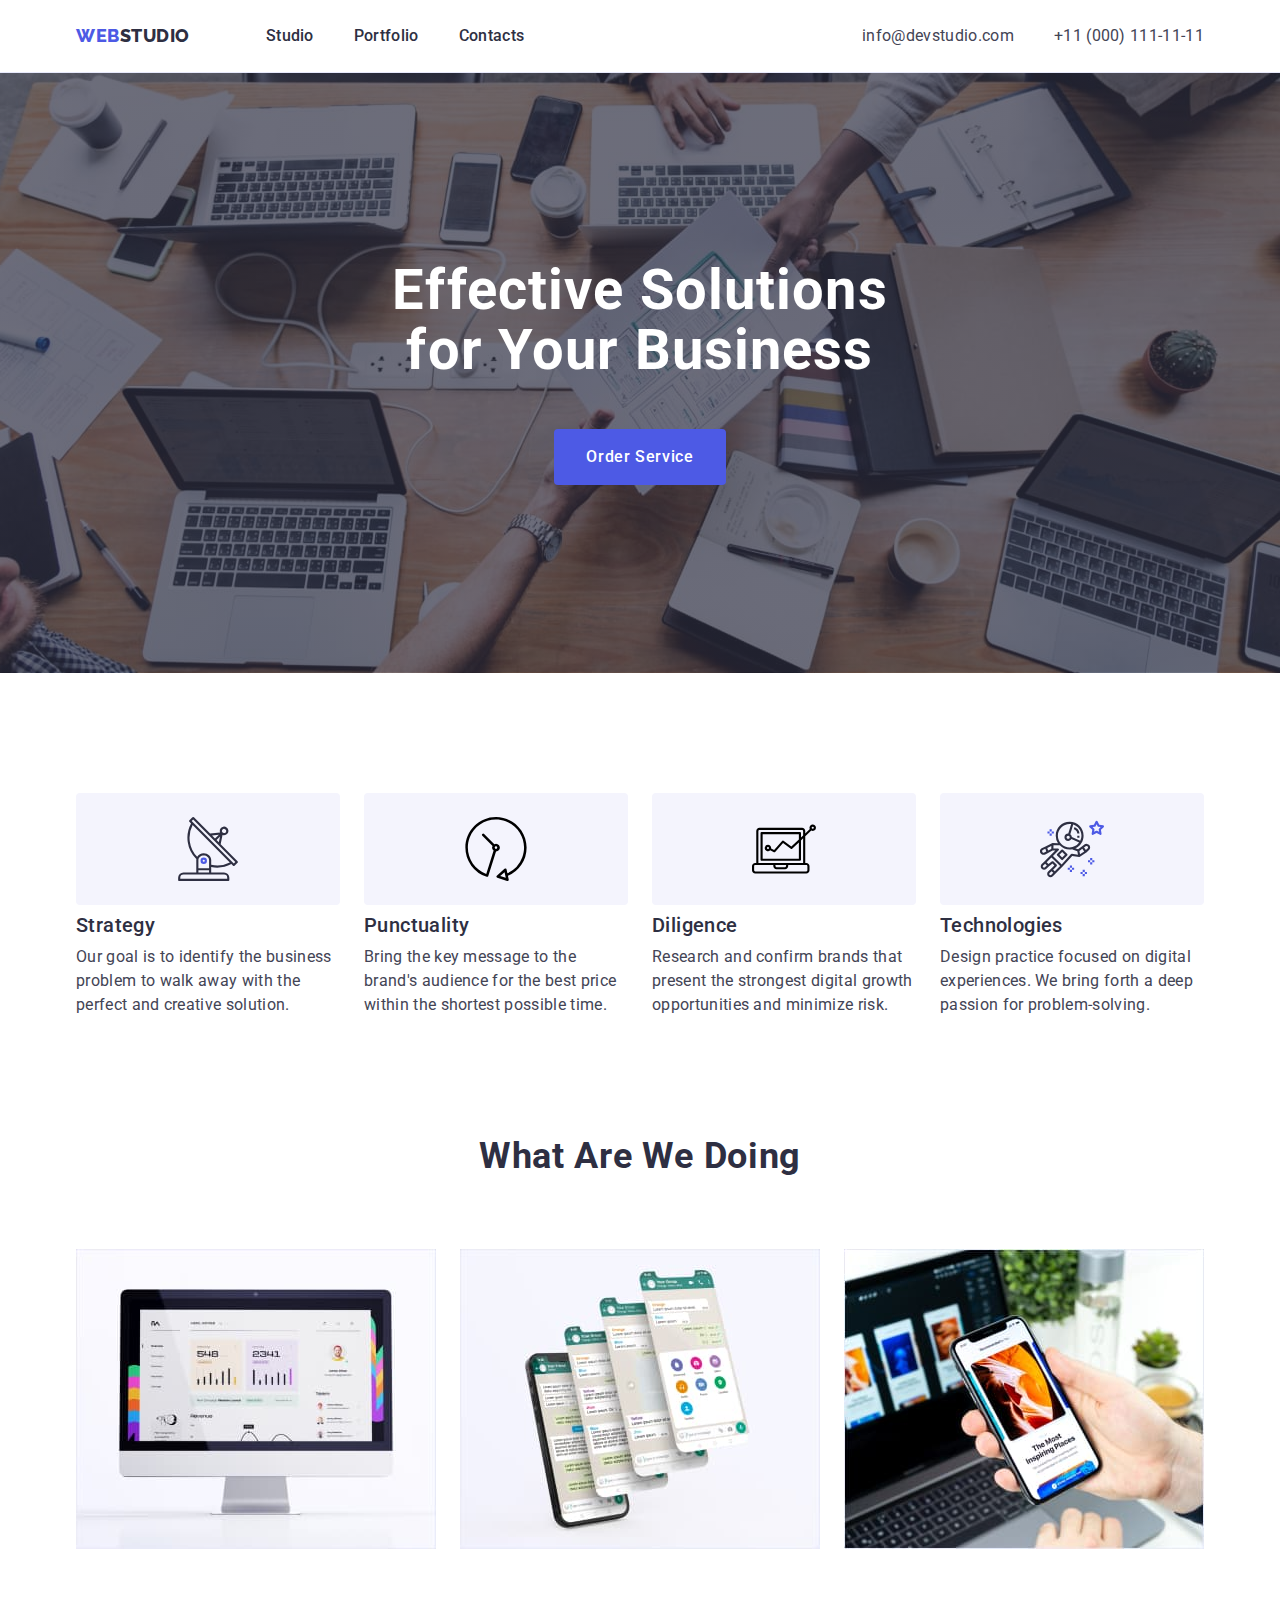
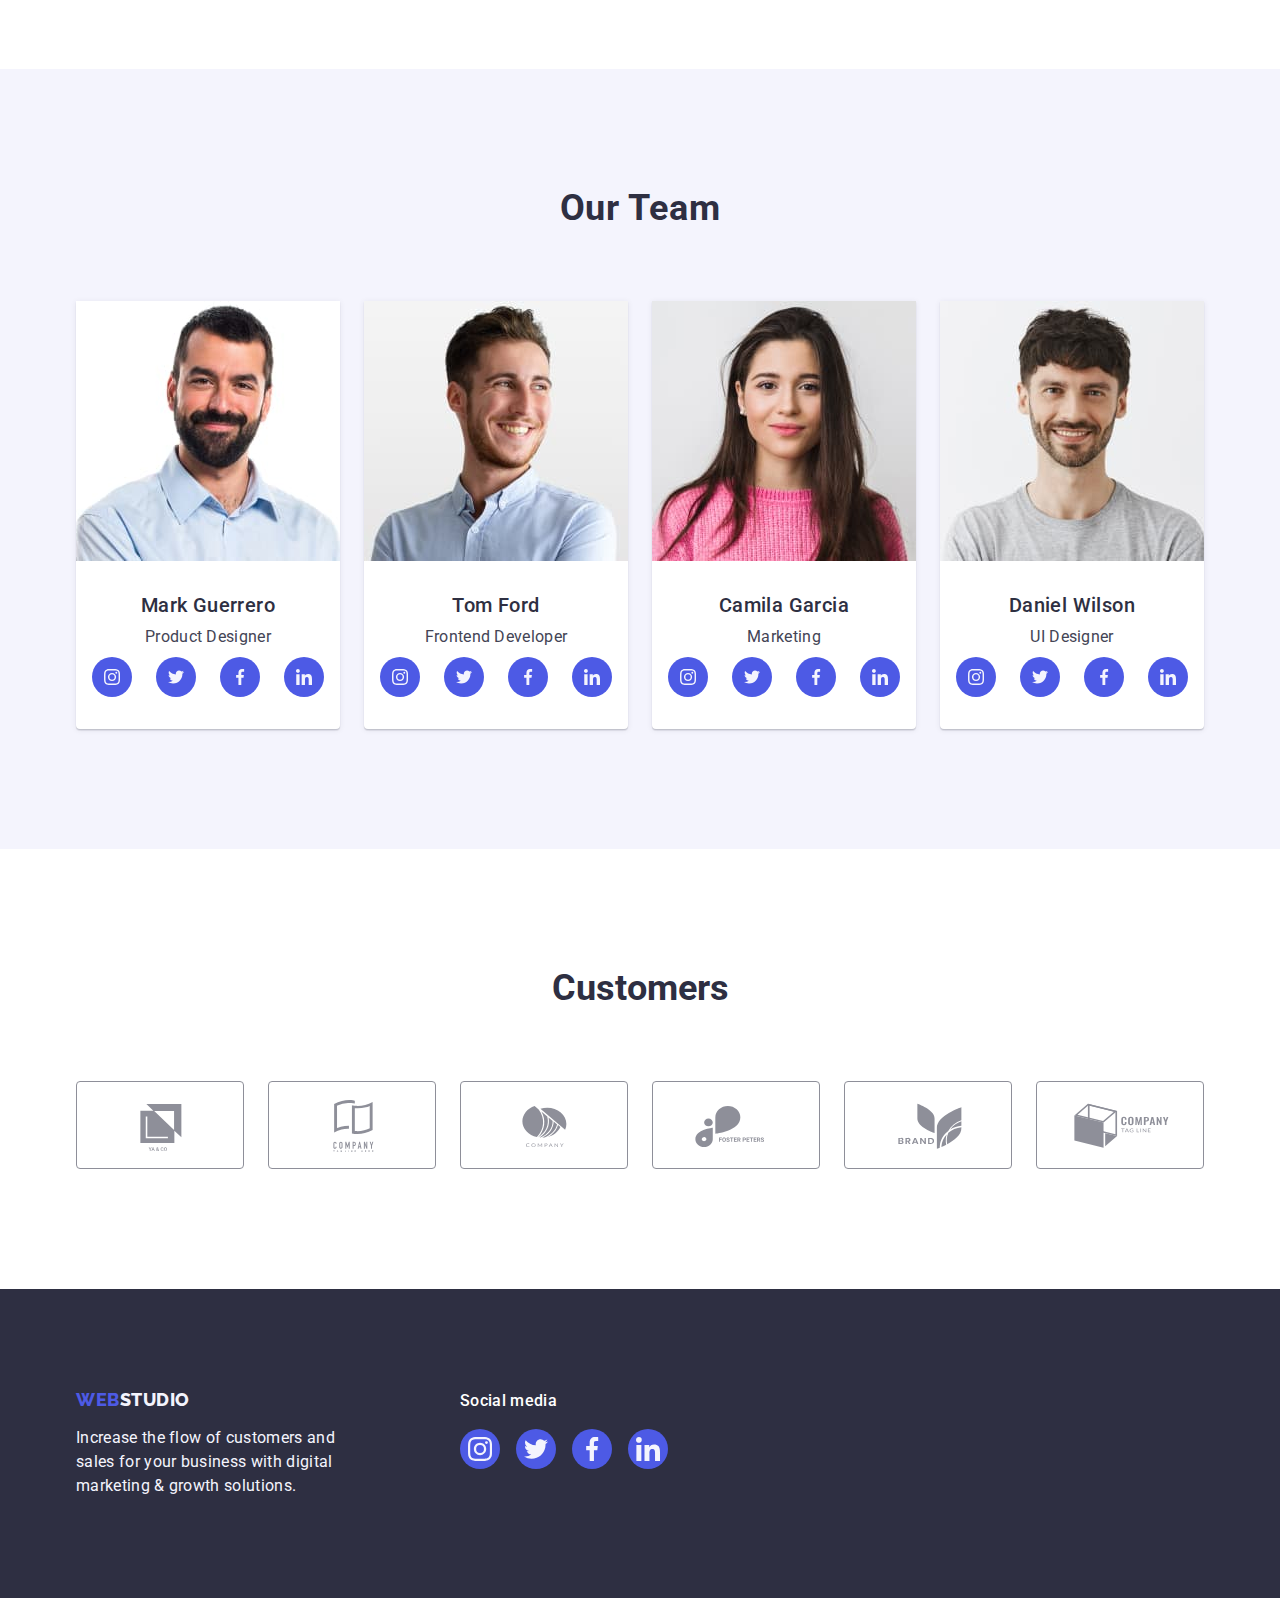
<file: index.html>
<!DOCTYPE html>
<html lang="en">
  <head>
    <meta charset="UTF-8" />
    <meta name="viewport" content="width=device-width, initial-scale=1.0" />
    <title>Document</title>
    <link rel="preconnect" href="https://fonts.googleapis.com" />
    <link rel="preconnect" href="https://fonts.gstatic.com" crossorigin />
    <link
      href="https://fonts.googleapis.com/css2?family=Raleway:wght@800&family=Roboto:wght@400;500;700;900&display=swap"
      rel="stylesheet"
    />
    <link
      rel="stylesheet"
      href="https://cdnjs.cloudflare.com/ajax/libs/modern-normalize/1.0.0/modern-normalize.min.css"
    />
    <link rel="stylesheet" href="./css/styles.css" />
  </head>
  <body>
    <header class="header-backround">
      <div class="container header-container">
        <nav class="section-nav-bar">
          <a href="./index.html" class="logo link logo-nav">
            Web<span class="logo-span">Studio</span></a
          >
          <ul class="list nav-list">
            <li>
              <a href="./index.html" class="font-nav link">Studio</a>
            </li>
            <li>
              <a href="./portfolio.html" class="font-nav link">Portfolio</a>
            </li>
            <li>
              <a href="" class="font-nav link">Contacts</a>
            </li>
          </ul>
        </nav>
        <address class="address">
          <ul class="list address-list">
            <li>
              <a href="mailto:info@devstudio.com" class="font-adress link"
                >info@devstudio.com</a
              >
            </li>
            <li>
              <a href="tel:+110001111111" class="font-adress link"
                >+11 (000) 111-11-11</a
              >
            </li>
          </ul>
        </address>
      </div>
    </header>

    <main>
      <section class="section-one-background">
        <div class="container">
          <h1 class="text-h-one">Effective Solutions for Your Business</h1>
          <button type="button" class="order-service-button">
            Order Service
          </button>
        </div>
      </section>
      <section class="section">
        <div class="container">
          <h2 class="hide-h-two">Features</h2>
          <ul class="list section-two-list">
            <li class="list-items">
              <div class="icons-container">
                <svg class="svgs" width="64" height="64">
                  <use href="./images/icons.svg#icon-antenna-1"></use>
                </svg>
              </div>
              <h3 class="text-h-three text-section-two">Strategy</h3>
              <p class="text text-section-two-info">
                Our goal is to identify the business problem to walk away with
                the perfect and creative solution.
              </p>
            </li>
            <li class="list-items">
              <div class="icons-container">
                <svg class="svgs" width="64" height="64">
                  <use href="./images/icons.svg#icon-clock"></use>
                </svg>
              </div>
              <h3 class="text-h-three text-section-two">Punctuality</h3>
              <p class="text text-section-two-info">
                Bring the key message to the brand's audience for the best price
                within the shortest possible time.
              </p>
            </li>
            <li class="list-items">
              <div class="icons-container">
                <svg class="svgs" width="64" height="64">
                  <use href="./images/icons.svg#icon-computer"></use>
                </svg>
              </div>
              <h3 class="text-h-three text-section-two">Diligence</h3>
              <p class="text text-section-two-info">
                Research and confirm brands that present the strongest digital
                growth opportunities and minimize risk.
              </p>
            </li>
            <li class="list-items">
              <div class="icons-container">
                <svg class="svgs" width="64" height="64">
                  <use href="./images/icons.svg#icon-astronaut-1"></use>
                </svg>
              </div>
              <h3 class="text-h-three text-section-two">Technologies</h3>
              <p class="text text-section-two-info">
                Design practice focused on digital experiences. We bring forth a
                deep passion for problem-solving.
              </p>
            </li>
          </ul>
        </div>
      </section>

      <section class="section-three">
        <div class="container">
          <h2 class="text-h-two text-sesction-three">What are we doing</h2>
          <ul class="list section-three-list">
            <li class="section-three-items">
              <img
                src="./images/imac.jpg"
                width="360"
                height="300"
                alt="old Imac"
              />
            </li>
            <li class="section-three-items">
              <img
                src="./images/whatsapp.jpg"
                width="360"
                height="300"
                alt="phone with whatsapp aplication"
              />
            </li>
            <li class="section-three-items">
              <img
                src="./images/phoneinhand.jpg"
                width="360"
                height="300"
                alt="someone hold phone in hand"
              />
            </li>
          </ul>
        </div>
      </section>
      <section class="section-four-background section">
        <div class="container">
          <h2 class="text-h-two text-section-four">Our Team</h2>
          <ul class="list section-four-list">
            <li class="list-backround">
              <img
                src="./images/imgmarkguerrero.jpg"
                width="264"
                height="260"
                alt="Man with black beard"
              />
              <div class="text-list-ourteam">
                <h3 class="text-h-three-ourteam">Mark Guerrero</h3>
                <p class="text text-ourteam">Product Designer</p>
                <ul class="logos-people">
                  <li class="logos-people-icons">
                    <a class="logos-people-link" href="">
                      <svg class="svgs" width="16" height="16">
                        <use href="./images/icons.svg#icon-instagram"></use>
                      </svg>
                    </a>
                  </li>
                  <li class="logos-people-icons">
                    <a class="logos-people-link" href="">
                      <svg class="svgs" width="16" height="16">
                        <use href="./images/icons.svg#icon-twitter"></use>
                      </svg>
                    </a>
                  </li>
                  <li class="logos-people-icons">
                    <a class="logos-people-link" href="">
                      <svg class="svgs" width="16" height="16">
                        <use href="./images/icons.svg#icon-facebook"></use>
                      </svg>
                    </a>
                  </li>
                  <li class="logos-people-icons">
                    <a class="logos-people-link" href="">
                      <svg class="svgs" width="16" height="16">
                        <use href="./images/icons.svg#icon-linkedin"></use>
                      </svg>
                    </a>
                  </li>
                </ul>
              </div>
            </li>
            <li class="list-backround">
              <img
                src="./images/imgtomford.jpg"
                width="264"
                height="260"
                alt="smailing man in blue shirt"
              />
              <div class="text-list-ourteam">
                <h3 class="text-h-three-ourteam">Tom Ford</h3>
                <p class="text text-ourteam">Frontend Developer</p>
                <ul class="logos-people">
                  <li class="logos-people-icons">
                    <a class="logos-people-link" href="">
                      <svg class="svgs" width="16" height="16">
                        <use href="./images/icons.svg#icon-instagram"></use>
                      </svg>
                    </a>
                  </li>
                  <li class="logos-people-icons">
                    <a class="logos-people-link" href="">
                      <svg class="svgs" width="16" height="16">
                        <use href="./images/icons.svg#icon-twitter"></use>
                      </svg>
                    </a>
                  </li>
                  <li class="logos-people-icons">
                    <a class="logos-people-link" href="">
                      <svg class="svgs" width="16" height="16">
                        <use href="./images/icons.svg#icon-facebook"></use>
                      </svg>
                    </a>
                  </li>
                  <li class="logos-people-icons">
                    <a class="logos-people-link" href="">
                      <svg class="svgs" width="16" height="16">
                        <use href="./images/icons.svg#icon-linkedin"></use>
                      </svg>
                    </a>
                  </li>
                </ul>
              </div>
            </li>
            <li class="list-backround">
              <img
                src="./images/imgcamilagarcia.jpg"
                width="264"
                height="260"
                alt="woman in pink sweater with long straight brown hair"
              />
              <div class="text-list-ourteam">
                <h3 class="text-h-three-ourteam">Camila Garcia</h3>
                <p class="text text-ourteam">Marketing</p>
                <ul class="logos-people">
                  <li class="logos-people-icons">
                    <a class="logos-people-link" href="">
                      <svg class="svgs" width="16" height="16">
                        <use href="./images/icons.svg#icon-instagram"></use>
                      </svg>
                    </a>
                  </li>
                  <li class="logos-people-icons">
                    <a class="logos-people-link" href="">
                      <svg class="svgs" width="16" height="16">
                        <use href="./images/icons.svg#icon-twitter"></use>
                      </svg>
                    </a>
                  </li>
                  <li class="logos-people-icons">
                    <a class="logos-people-link" href="">
                      <svg class="svgs" width="16" height="16">
                        <use href="./images/icons.svg#icon-facebook"></use>
                      </svg>
                    </a>
                  </li>
                  <li class="logos-people-icons">
                    <a class="logos-people-link" href="">
                      <svg class="svgs" width="16" height="16">
                        <use href="./images/icons.svg#icon-linkedin"></use>
                      </svg>
                    </a>
                  </li>
                </ul>
              </div>
            </li>

            <li class="list-backround">
              <img
                src="./images/imgdanielwilson.jpg"
                width="264"
                height="260"
                alt="smailing man with beard in gray t-shirta"
              />
              <div class="text-list-ourteam">
                <h3 class="text-h-three-ourteam">Daniel Wilson</h3>
                <p class="text text-ourteam">UI Designer</p>
                <ul class="logos-people">
                  <li class="logos-people-icons">
                    <a class="logos-people-link" href="">
                      <svg class="svgs" width="16" height="16">
                        <use href="./images/icons.svg#icon-instagram"></use>
                      </svg>
                    </a>
                  </li>
                  <li class="logos-people-icons">
                    <a class="logos-people-link" href="">
                      <svg class="svgs" width="16" height="16">
                        <use href="./images/icons.svg#icon-twitter"></use>
                      </svg>
                    </a>
                  </li>
                  <li class="logos-people-icons">
                    <a class="logos-people-link" href="">
                      <svg class="svgs" width="16" height="16">
                        <use href="./images/icons.svg#icon-facebook"></use>
                      </svg>
                    </a>
                  </li>
                  <li class="logos-people-icons">
                    <a class="logos-people-link" href="">
                      <svg class="svgs" width="16" height="16">
                        <use href="./images/icons.svg#icon-linkedin"></use>
                      </svg>
                    </a>
                  </li>
                </ul>
              </div>
            </li>
          </ul>
        </div>
      </section>
      <section class="customers">
        <div class="container">
          <h2 class="customers-header">Customers</h2>
          <ul class="customers-list">
            <li class="customers-inside">
              <a class="customers-link" href=" ">
                <svg class="customers-icons" width="104" height="56">
                  <use href="./images/icons.svg#icon-Logo1"></use>
                </svg>
              </a>
            </li>
            <li class="customers-inside">
              <a class="customers-link" href="">
                <svg class="customers-icons" width="104" height="56">
                  <use href="./images/icons.svg#icon-Logo2"></use>
                </svg>
              </a>
            </li>
            <li class="customers-inside">
              <a class="customers-link" href="">
                <svg class="customers-icons" width="104" height="56">
                  <use href="./images/icons.svg#icon-Logo3"></use>
                </svg>
              </a>
            </li>
            <li class="customers-inside">
              <a class="customers-link" href="">
                <svg class="customers-icons" width="104" height="56">
                  <use href="./images/icons.svg#icon-Logo4"></use>
                </svg>
              </a>
            </li>
            <li class="customers-inside">
              <a class="customers-link" href="">
                <svg class="customers-icons" width="104" height="56">
                  <use href="./images/icons.svg#icon-Logo5"></use>
                </svg>
              </a>
            </li>
            <li class="customers-inside">
              <a class="customers-link" href="">
                <svg class="customers-icons" width="104" height="56">
                  <use href="./images/icons.svg#icon-Logo6"></use>
                </svg>
              </a>
            </li>
          </ul>
        </div>
      </section>
    </main>

    <footer class="fotter-background footer-container">
      <div class="container footer">
        <div class="footer-position">
          <a class="logo link footer-link" href="./index.html"
            >Web<span class="logo-span-fotter">Studio</span></a
          >
          <p class="text-fotter">
            Increase the flow of customers and sales for your business with
            digital marketing & growth solutions.
          </p>
        </div>
        <div class="socials-container">
          <p class="socials-text">Social media</p>
          <ul class="socials-list">
            <li class="socials-icons">
              <a class="socials-link" href="">
                <svg class="socials-icons-display" width="24" height="24">
                  <use href="./images/icons.svg#icon-instagram"></use>
                </svg>
              </a>
            </li>
            <li class="socials-icons">
              <a class="socials-link" href="">
                <svg class="socials-icons-display" width="24" height="24">
                  <use href="./images/icons.svg#icon-twitter"></use>
                </svg>
              </a>
            </li>
            <li class="socials-icons">
              <a class="socials-link" href="">
                <svg class="socials-icons-display" width="24" height="24">
                  <use href="./images/icons.svg#icon-facebook"></use>
                </svg>
              </a>
            </li>
            <li class="socials-icons">
              <a class="socials-link" href="">
                <svg class="socials-icons-display" width="24" height="24">
                  <use href="./images/icons.svg#icon-linkedin"></use>
                </svg>
              </a>
            </li>
          </ul>
        </div>
      </div>
    </footer>
  </body>
</html>
</file>
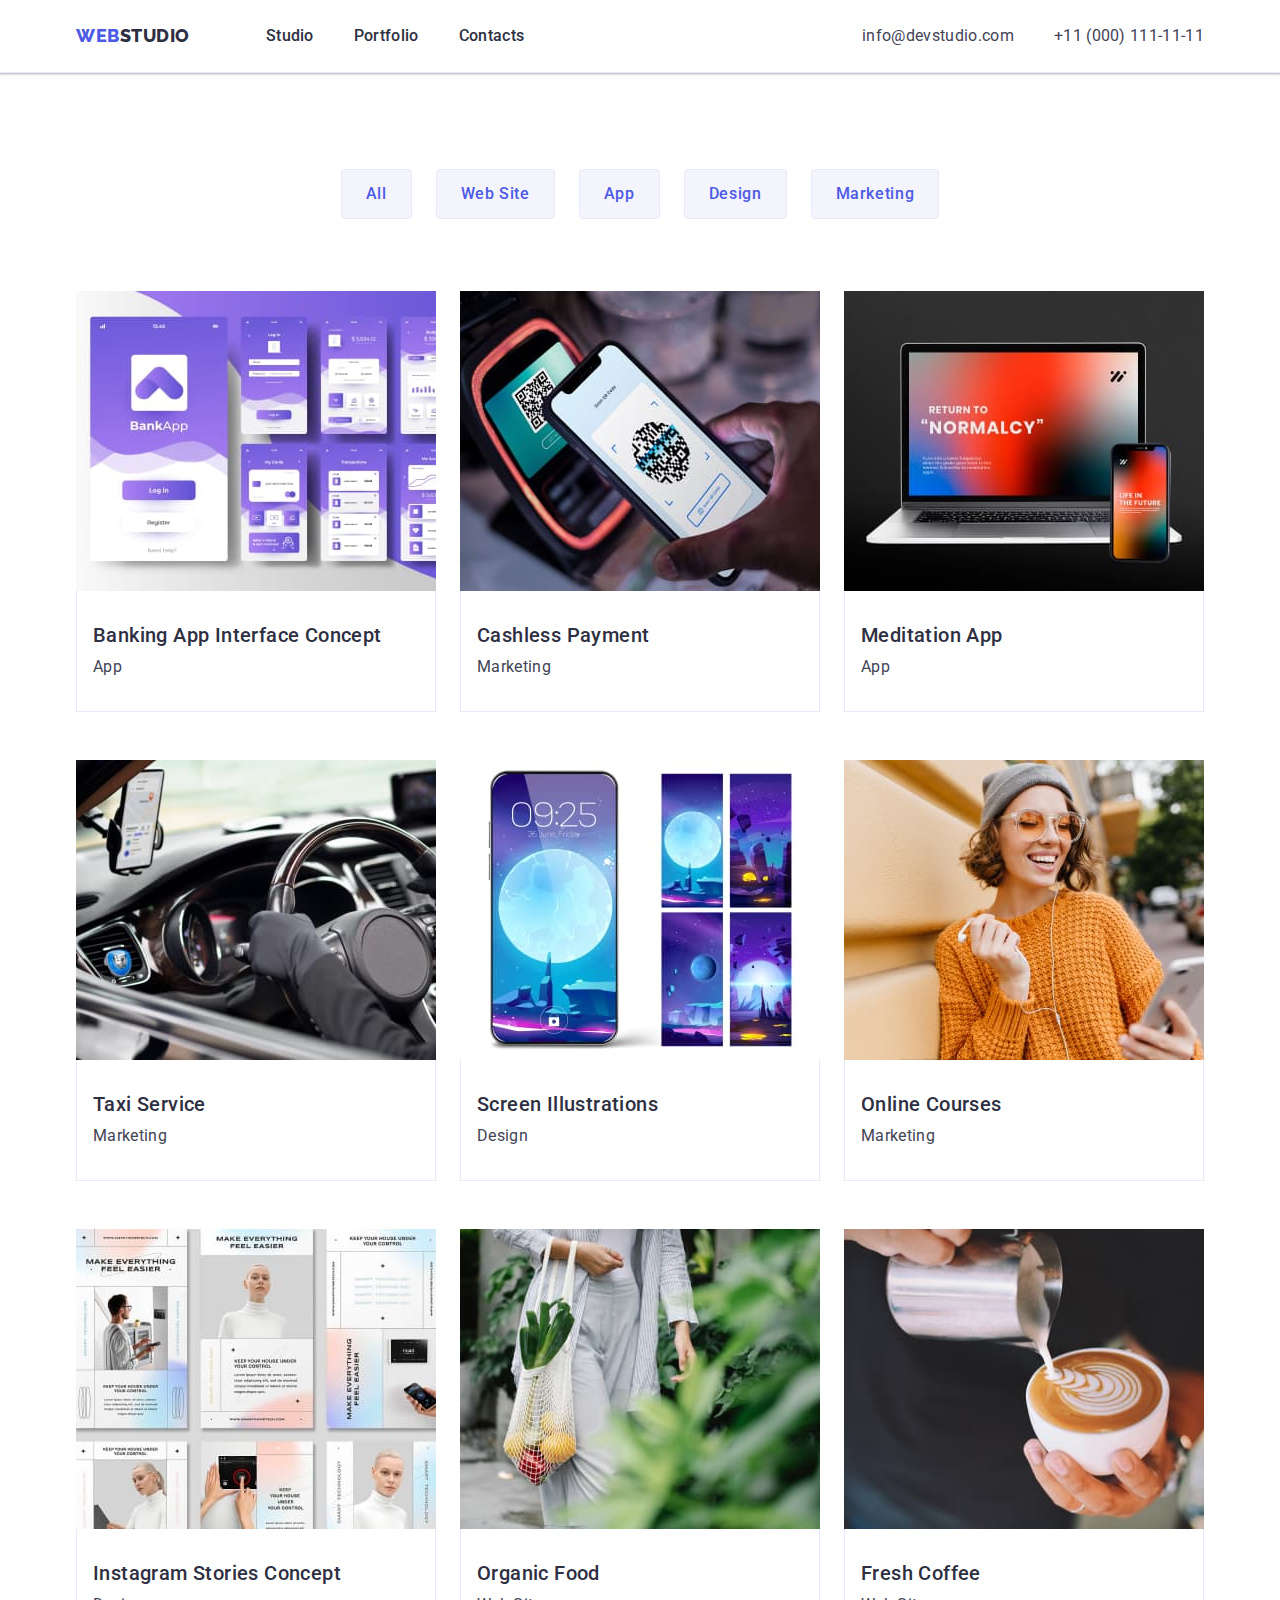
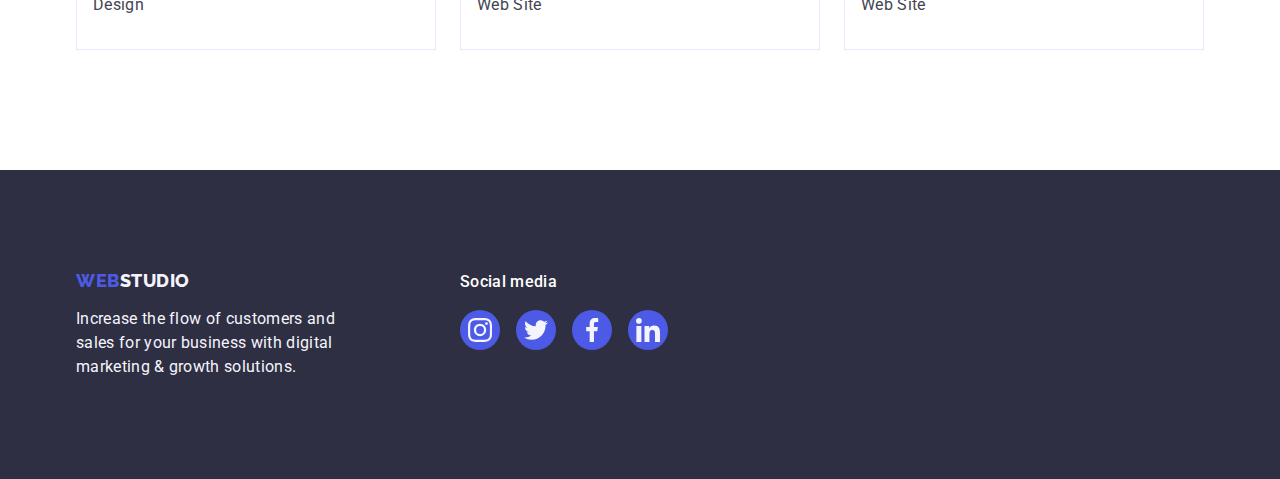
<file: portfolio.html>
<!DOCTYPE html>
<html lang="en">
  <head>
    <meta charset="UTF-8" />
    <meta name="viewport" content="width=device-width, initial-scale=1.0" />
    <title>Portfolio</title>
    <link rel="preconnect" href="https://fonts.googleapis.com" />
    <link rel="preconnect" href="https://fonts.gstatic.com" crossorigin />
    <link
      href="https://fonts.googleapis.com/css2?family=Raleway:wght@800&family=Roboto:wght@400;500;700;900&display=swap"
      rel="stylesheet"
    />
    <link
      rel="stylesheet"
      href="https://cdnjs.cloudflare.com/ajax/libs/modern-normalize/1.0.0/modern-normalize.min.css"
    />
    <link rel="stylesheet" href="./css/styles.css" />
  </head>

  <body>
    <header class="header-backround">
      <div class="container header-container">
        <nav class="section-nav-bar">
          <a href="./index.html" class="logo link logo-nav">
            Web<span class="logo-span">Studio</span></a
          >
          <ul class="list nav-list">
            <li>
              <a href="./index.html" class="font-nav link">Studio</a>
            </li>
            <li>
              <a href="./portfolio.html" class="font-nav link">Portfolio</a>
            </li>
            <li>
              <a href="" class="font-nav link">Contacts</a>
            </li>
          </ul>
        </nav>
        <address class="address">
          <ul class="list address-list">
            <li>
              <a href="mailto:info@devstudio.com" class="font-adress link"
                >info@devstudio.com</a
              >
            </li>
            <li>
              <a href="tel:+110001111111" class="font-adress link"
                >+11 (000) 111-11-11</a
              >
            </li>
          </ul>
        </address>
      </div>
    </header>
    <main>
      <section class="section-main">
        <div class="container">
          <h1 class="hide-h-two">Buttons menu</h1>
          <ul class="list filters-list">
            <li><button type="button" class="portfolio-button">All</button></li>
            <li>
              <button type="button" class="portfolio-button">Web Site</button>
            </li>
            <li><button type="button" class="portfolio-button">App</button></li>
            <li>
              <button type="button" class="portfolio-button">Design</button>
            </li>
            <li>
              <button type="button" class="portfolio-button">Marketing</button>
            </li>
          </ul>

          <ul class="list list-portfolio-main">
            <li class="list-portfolio-images">
              <a href="./images/bankApp.jpg" class="link buttons-link">
                <img
                  src="./images/bankApp.jpg"
                  width="360"
                  height="300"
                  alt="screens with layout bank aplication"
                />
                <div class="list-portfolio-description">
                  <h2 class="portfolio-text-h-two">
                    Banking App Interface Concept
                  </h2>
                  <p class="text">App</p>
                </div>
              </a>
            </li>

            <li class="list-portfolio-images">
              <a href="./images/cashlessPayment.jpg" class="link buttons-link">
                <img
                  src="./images/cashlessPayment.jpg"
                  width="360"
                  height="300"
                  alt="someone pays cashless by phone"
                />
                <div class="list-portfolio-description">
                  <h2 class="portfolio-text-h-two">Cashless Payment</h2>
                  <p class="text">Marketing</p>
                </div>
              </a>
            </li>

            <li class="list-portfolio-images">
              <a href="./images/meditationApp.jpg" class="link buttons-link">
                <img
                  src="./images/meditationApp.jpg"
                  width="360"
                  height="300"
                  alt="notebook with title return to normalcy"
                />
                <div class="list-portfolio-description">
                  <h2 class="portfolio-text-h-two">Meditation App</h2>
                  <p class="text">App</p>
                </div>
              </a>
            </li>

            <li class="list-portfolio-images">
              <a href="./images/taxiService.jpg" class="link buttons-link">
                <img
                  src="./images/taxiService.jpg"
                  width="360"
                  height="300"
                  alt="someone holding steering wheel"
                />
                <div class="list-portfolio-description">
                  <h2 class="portfolio-text-h-two">Taxi Service</h2>
                  <p class="text">Marketing</p>
                </div>
              </a>
            </li>

            <li class="list-portfolio-images">
              <a
                href="./images/screenIllustrations.jpg"
                class="link buttons-link"
              >
                <img
                  src="./images/screenIllustrations.jpg"
                  width="360"
                  height="300"
                  alt="some phone screens "
                />
                <div class="list-portfolio-description">
                  <h2 class="portfolio-text-h-two">Screen Illustrations</h2>
                  <p class="text">Design</p>
                </div>
              </a>
            </li>

            <li class="list-portfolio-images">
              <a href="./images/onlineCourses.jpg" class="link buttons-link">
                <img
                  src="./images/onlineCourses.jpg"
                  width="360"
                  height="300"
                  alt="smiling woman talking whit use headphones"
                />
                <div class="list-portfolio-description">
                  <h2 class="portfolio-text-h-two">Online Courses</h2>
                  <p class="text">Marketing</p>
                </div>
              </a>
            </li>

            <li class="list-portfolio-images">
              <a href="./images/instagramStories.jpg" class="link buttons-link">
                <img
                  src="./images/instagramStories.jpg"
                  width="360"
                  height="300"
                  alt="some designe presentation"
                />
                <div class="list-portfolio-description">
                  <h2 class="portfolio-text-h-two">
                    Instagram Stories Concept
                  </h2>
                  <p class="text">Design</p>
                </div>
              </a>
            </li>

            <li class="list-portfolio-images">
              <a href="./images/organicFood.jpg" class="link buttons-link">
                <img
                  src="./images/organicFood.jpg"
                  width="360"
                  height="300"
                  alt="woman carrying weighing scales"
                />
                <div class="list-portfolio-description">
                  <h2 class="portfolio-text-h-two">Organic Food</h2>
                  <p class="text">Web Site</p>
                </div>
              </a>
            </li>

            <li class="list-portfolio-images">
              <a href="./images/freshCoffe.jpg" class="link buttons-link">
                <img
                  src="./images/freshCoffe.jpg"
                  width="360"
                  height="300"
                  alt="barista making a nice picture of milk on coffee"
                />
                <div class="list-portfolio-description">
                  <h2 class="portfolio-text-h-two">Fresh Coffee</h2>
                  <p class="text">Web Site</p>
                </div>
              </a>
            </li>
          </ul>
        </div>
      </section>
    </main>
    <footer class="fotter-background footer-container">
      <div class="container footer">
        <div class="footer-position">
          <a class="logo link footer-link" href="./index.html"
            >Web<span class="logo-span-fotter">Studio</span></a
          >
          <p class="text-fotter">
            Increase the flow of customers and sales for your business with
            digital marketing & growth solutions.
          </p>
        </div>
        <div class="socials-container">
          <p class="socials-text">Social media</p>
          <ul class="socials-list">
            <li class="socials-icons">
              <a class="socials-link" href="">
                <svg class="socials-icons-display" width="24" height="24">
                  <use href="./images/icons.svg#icon-instagram"></use>
                </svg>
              </a>
            </li>
            <li class="socials-icons">
              <a class="socials-link" href="">
                <svg class="socials-icons-display" width="24" height="24">
                  <use href="./images/icons.svg#icon-twitter"></use>
                </svg>
              </a>
            </li>
            <li class="socials-icons">
              <a class="socials-link" href="">
                <svg class="socials-icons-display" width="24" height="24">
                  <use href="./images/icons.svg#icon-facebook"></use>
                </svg>
              </a>
            </li>
            <li class="socials-icons">
              <a class="socials-link" href="">
                <svg class="socials-icons-display" width="24" height="24">
                  <use href="./images/icons.svg#icon-linkedin"></use>
                </svg>
              </a>
            </li>
          </ul>
        </div>
      </div>
    </footer>
  </body>
</html>
</file>
<file: css/styles.css>
* {
  margin: 0;
  padding: 0;
}

:root {
  --color-iris: #4d5ae5;
  --color-ocean: #404bbf;
  --color-navyblue: #2e2f42;
  --color-green: #31d0aa;
  --color-slate: #434455;
  --color-lightslate: #8e8f99;
  --color-cornflower: #e7e9fc;
  --color-cloud: #f4f4fd;
  --color-navybluemodel: #2e2f42;
  --bcolor-gray: #2e2f42;
  --color-white: #ffffff;
  --color-dairy: #fcfcfc;
}

ul,
ol {
  list-style: none;
  margin: 0;
  padding-left: 0;
}

body {
  font-family: "Raleway", sans-serif;
  font-family: "Roboto", sans-serif;
  color: var(--color-slate);
  background-color: var(--color-white);
}

.list {
  list-style: none;
}
.link {
  text-decoration: none;
}

.logo {
  font-family: "Raleway", sans-serif;
  font-size: 18px;
  font-weight: 800;
  line-height: 1.17;
  letter-spacing: 0.03em;
  color: var(--color-iris);
  text-transform: uppercase;
}
.logo-nav {
  margin-right: 76px;
}

.logo-span {
  font-family: "Raleway", sans-serif;
  font-size: 18px;
  font-weight: 800;
  line-height: 1.17;
  letter-spacing: 0.03em;
  color: var(--color-navyblue);
  text-transform: uppercase;
}

.font-nav {
  font-size: 16px;
  font-weight: 500;
  line-height: 1.5;
  letter-spacing: 0.02em;
  color: var(--color-navyblue);
  cursor: poiner;
  display: block;
  padding-top: 24px;
  padding-bottom: 24px;
}

.font-nav:hover {
  color: var(--color-ocean);
}

.font-nav:focus {
  color: var(--color-ocean);
}

.address {
  font-style: normal;
  margin-left: auto;
}

.font-adress {
  font-size: 16px;
  line-height: 1.5;
  letter-spacing: 0.02em;
  font-style: normal;
  color: var(--color-slate);
}

.font-adress:hover {
  color: var(--color-ocean);
}
.font-adress:focus {
  color: var(--color-ocean);
}

.header-backround {
  box-shadow: 0px 2px 1px rgba(46, 47, 66, 0.08),
    0px 1px 1px rgba(46, 47, 66, 0.16), 0px 1px 6px rgba(46, 47, 66, 0.08);
  border-bottom: 1px solid var(--color-cornflower);
}

.section-one-background {
  background-color: var(--navyblue);
  padding: 188px 0;
  max-width: 1440px;
  background-repeat: no-repeat;
  background-position: center;
  background-size: cover;
  display: flex;
  justify-content: center;
  align-items: center;
  background-image: linear-gradient(
      rgba(46, 47, 66, 0.7),
      rgba(46, 47, 66, 0.7)
    ),
    url("/images/office.jpg");
  margin: auto;
}

.order-service-button {
  background: var(--color-iris);
  cursor: pointer;
  font-family: inherit;
  font-size: 16px;
  font-weight: 500;
  line-height: 1.5;
  color: var(--color-white);
  letter-spacing: 0.04em;
  display: block;
  min-width: 169px;
  margin: 0 auto;
  padding: 16px 32px;
  border: none;
  border-radius: 4px;
}

.order-service-button:hover {
  background: var(--color-ocean);
  font-family: inherit;
}

.order-service-button:focus {
  background-color: var(--color-ocean);
  font-family: inherit;
}

.text-h-one {
  font-size: 56px;
  font-weight: 700;
  line-height: 1.07;
  letter-spacing: 0.02em;
  color: var(--color-white);
  text-align: center;
  max-width: 496px;
  margin: 0 auto;
  margin-bottom: 48px;
}

.text-h-two {
  font-size: 36px;
  font-weight: 700;
  line-height: 1.11;
  color: var(--color-navyblue);
  letter-spacing: 0.02em;
  text-transform: capitalize;
  text-align: center;
}

.text-h-three-features {
  font-size: 20px;
  font-weight: 500;
  line-height: 1.2;
  color: var(--color-navyblue);
  letter-spacing: 0.02em;
  text-transform: capitalize;
}

.text-h-three {
  font-size: 20px;
  font-weight: 500;
  line-height: 1.2;
  color: var(--color-navyblue);
  letter-spacing: 0.02em;
  text-transform: capitalize;
}
.portfolio-text-h-two {
  font-size: 20px;
  font-weight: 500;
  line-height: 1.2;
  color: var(--color-navyblue);
  letter-spacing: 0.02em;
  margin-bottom: 8px;
}

.text {
  font-size: 16px;
  line-height: 1.5;
  color: var(--color-slate);
  letter-spacing: 0.02em;
}

.section-four-background {
  background: var(--color-cloud);
}

.list-backround {
  background: var(--color-white);
  border-radius: 0px 0px 4px 4px;
  box-shadow: 0px 2px 1px 0px rgba(46, 47, 66, 0.08),
    0px 1px 1px 0px rgba(46, 47, 66, 0.16),
    0px 1px 6px 0px rgba(46, 47, 66, 0.08);
}

.fotter-background {
  background: var(--color-navyblue);
}

.logo-span-fotter {
  font-family: "Raleway", sans-serif;
  font-size: 18px;
  font-weight: 800;
  line-height: 1.17;
  color: var(--color-cloud);
  text-transform: uppercase;
  letter-spacing: 0.03em;
}

.text-fotter {
  font-size: 16px;
  line-height: 1.5;
  color: var(--color-cloud);
  letter-spacing: 0.02em;
  width: 264px;
}

.portfolio-button {
  font-family: "Roboto", sans-serif;
  font-size: 16px;
  font-weight: 500;
  line-height: 1.5;
  letter-spacing: 0.04em;
  background: var(--color-cloud);
  color: var(--color-iris);
  text-align: center;
  display: block;
  padding: 12px 24px;
  justify-content: center;
  align-items: center;
  border-radius: 4px;
  border: 1px solid var(--CORNFLOWER, #e7e9fc);
  background: var(--CLOUD, #f4f4fd);
}

.portfolio-button:hover {
  background: var(--color-ocean);
  color: var(--color-white);
  border: 1px solid transparent;
  box-shadow: 0px 3px 1px rgba(0, 0, 0, 0.1), 0px 2px 1px rgba(0, 0, 0, 0.08),
    0px 2px 2px rgba(0, 0, 0, 0.12);
}

.portfolio-button:focus {
  background: var(--color-ocean);
  color: var(--color-white);
  border: 1px solid transparent;
  box-shadow: 0px 3px 1px rgba(0, 0, 0, 0.1), 0px 2px 1px rgba(0, 0, 0, 0.08),
    0px 2px 2px rgba(0, 0, 0, 0.12);
}

.container {
  width: 1158px;
  padding-inline: 15px;
  margin-inline: auto;
}

.header-container {
  display: flex;
  align-items: center;
}

.section-nav-bar {
  display: flex;
  align-items: center;
}

.nav-list {
  display: flex;
  gap: 40px;
  align-items: center;
}

.address-list {
  display: flex;
  gap: 40px;
}

.section {
  padding-top: 120px;
  padding-bottom: 120px;
}

.section-three {
  padding-bottom: 120px;
}

.hide-h-two {
  position: absolute;
  width: 1px;
  height: 1px;
  margin: -1px;
  border: 0;
  padding: 0;
  white-space: nowrap;
  clip-path: inset(100%);
  clip: rect(0 0 0 0);
  overflow: hidden;
}

.section-two-list {
  display: flex;
  align-items: center;
  gap: 24px;
}
.list-items {
  max-width: 264px;
}
.text-section-two {
  max-width: 264px;
  margin-bottom: 8px;
}

.text-section-two-info {
  width: 264px;
}

.text-sesction-three {
  padding-top: 0px;
  margin-bottom: 72px;
}

.section-three-list {
  display: flex;
  gap: 24px;
}

.section-four-list {
  display: flex;
  gap: 24px;
}

.text-section-four {
  margin-bottom: 72px;
}

.text-list-ourteam {
  padding: 32px 0;
}

.text-h-three-ourteam {
  font-size: 20px;
  font-weight: 500;
  line-height: 1.2;
  color: var(--color-navyblue);
  letter-spacing: 0.02em;
  text-transform: capitalize;
  text-align: center;
  margin-bottom: 8px;
}

.text-ourteam {
  text-align: center;
  margin-bottom: 8px;
}

.footer-container {
  padding-top: 100px;
  padding-bottom: 100px;
}
img {
  display: block;
}

.footer-link {
  display: inline-block;
  margin-bottom: 16px;
}
.filters-list {
  display: flex;
  justify-content: center;
  gap: 24px;
  margin-bottom: 72px;
}

.section-three-items {
}

.section-main {
  padding-top: 96px;
  padding-bottom: 120px;
}
.list-portfolio-main {
  display: flex;
  flex-wrap: wrap;
  column-gap: 24px;
  row-gap: 48px;
}

.list-portfolio-images {
  width: calc((100% - 48px) / 3);
}

.list-portfolio-description {
  padding: 32px 16px;
  border: 1px solid var(--color-cornflower);
  border-top: none;
}

.icons-container {
  display: flex;
  align-items: center;
  justify-content: center;
  height: 112px;
  background-color: var(--color-cloud);
  border-radius: 4px;
  margin-bottom: 8px;
}

/*.svgs */

.logos-people {
  display: flex;
  justify-content: center;
  gap: 24px;
}

.logos-people-icons {
  width: 40px;
  height: 40px;
}

.logos-people-link {
  width: 100%;
  height: 100%;
  background-color: var(--color-iris);
  border-radius: 50%;
  display: flex;
  align-items: center;
  justify-content: center;
}

.logos-people-link:hover,
.logos-people-link:focus {
  background-color: var(--color-ocean);
}

.customers {
  padding-top: 120px;
  padding-bottom: 120px;
}

.customers-header {
  font-size: 36px;
  line-height: 1.11;
  color: var(--color-navyblue);
  margin-bottom: 72px;
  display: flex;
  align-items: center;
  justify-content: center;
}
.customers-list {
  display: flex;
  gap: 24px;
}

.customers-inside {
  width: calc((100% - 120px) / 6);
  height: 88px;
}

.customers-link {
  width: 100%;
  height: 100%;
  border: 1px solid var(--color-lightslate);
  border-radius: 4px;
  display: flex;
  align-items: center;
  justify-content: center;
  color: var(--color-lightslate);
}

.customers-icons {
  fill: currentColor;
}

.customers-link:hover,
.customers-link:focus {
  border-color: var(--color-ocean);
  color: var(--color-ocean);
}
.footer {
  display: flex;
  align-items: baseline;
}

.footer-position {
  margin-right: 120px;
}
.socials-text {
  font-weight: 500;
  font-size: 16px;
  line-height: 1.5;
  letter-spacing: 0.02em;
  color: var(--color-white);
  margin-bottom: 16px;
}
.socials-list {
  display: flex;
  gap: 16px;
}
.socials-icons {
  height: 40px;
  width: 40px;
}
.socials-link {
  width: 100%;
  height: 100%;
  background-color: var(--color-iris);
  border-radius: 50%;
  display: flex;
  align-items: center;
  justify-content: center;
}
.socials-link:hover,
.socials-link:focus {
  background-color: var(--color-green);
}

.socials-icons-display {
  fill: var(--color-cloud);
}
.buttons-link {
  display: block;
}
.buttons-link:hover,
.buttons-link:focus {
  box-shadow: 0px 1px 6px rgba(46, 47, 66, 0.08),
    0px 1px 1px rgba(46, 47, 66, 0.16), 0px 2px 1px rgba(46, 47, 66, 0.08);
}
</file>
